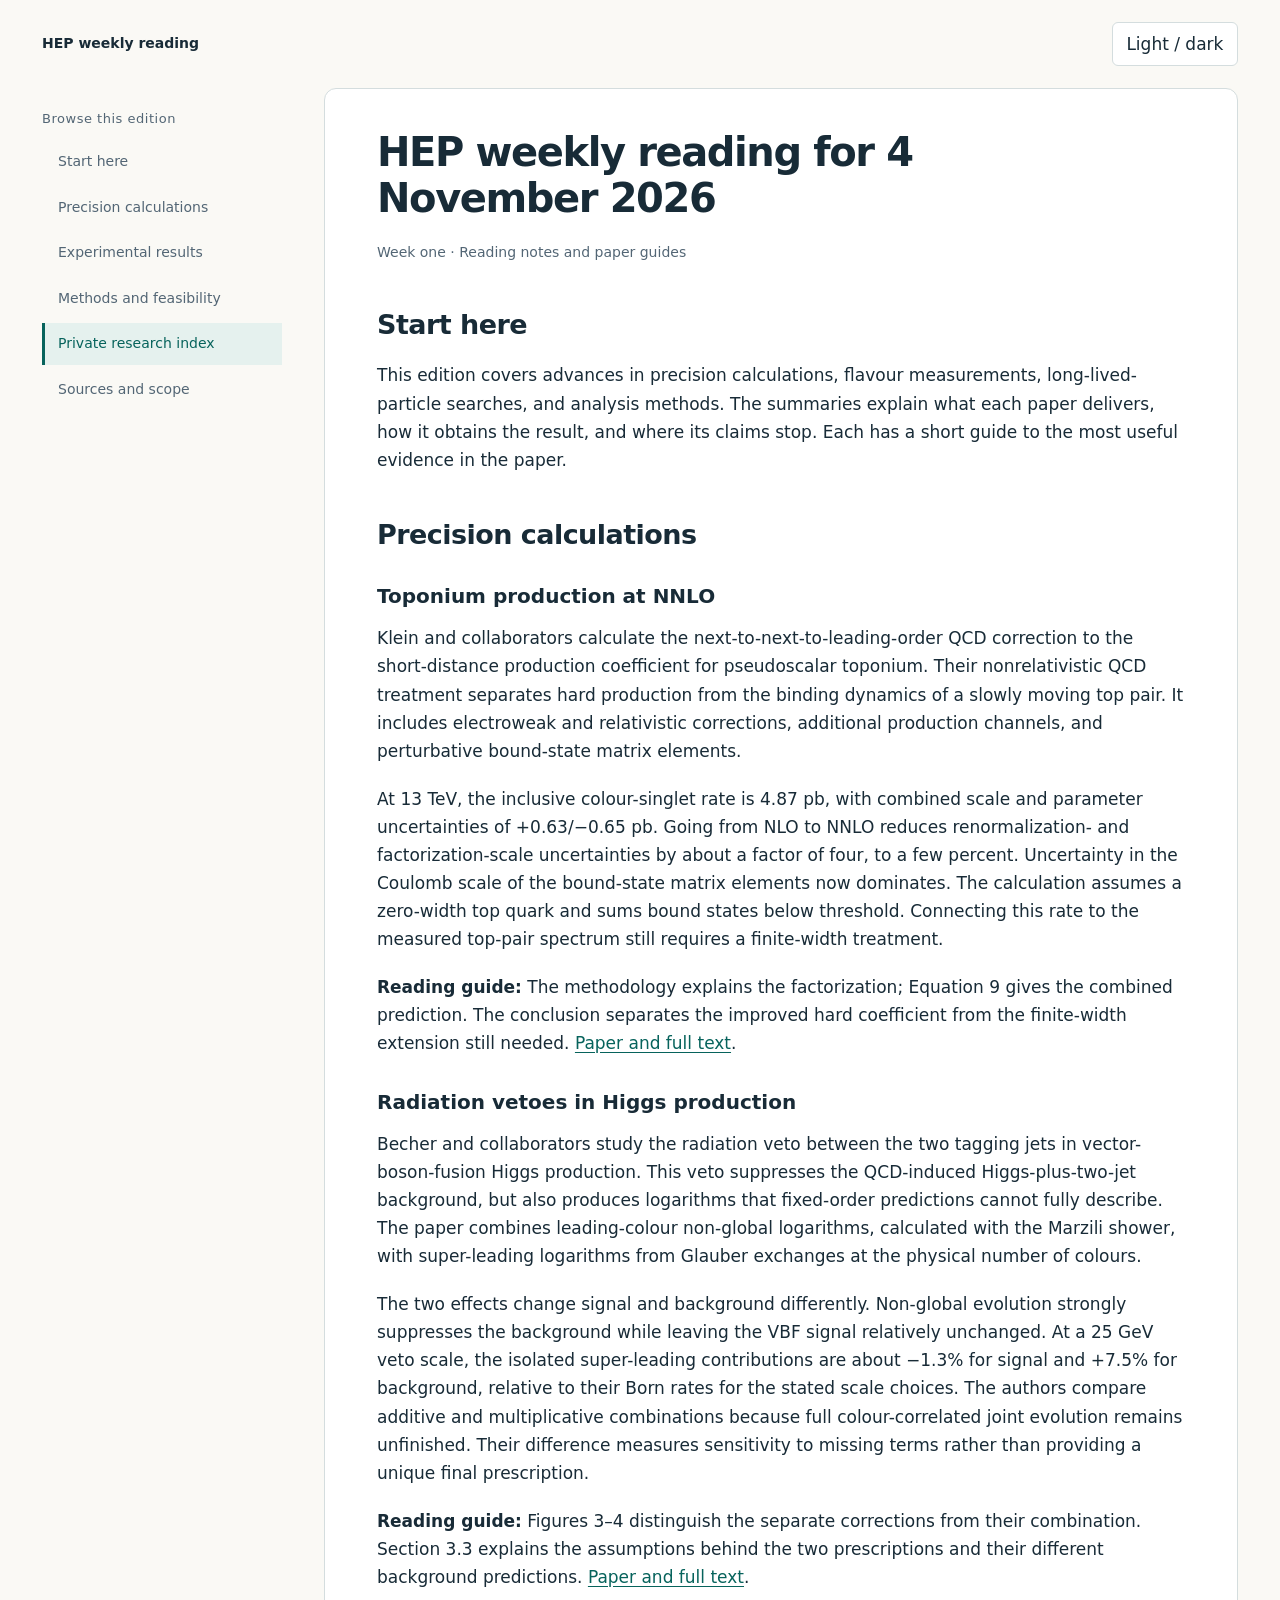
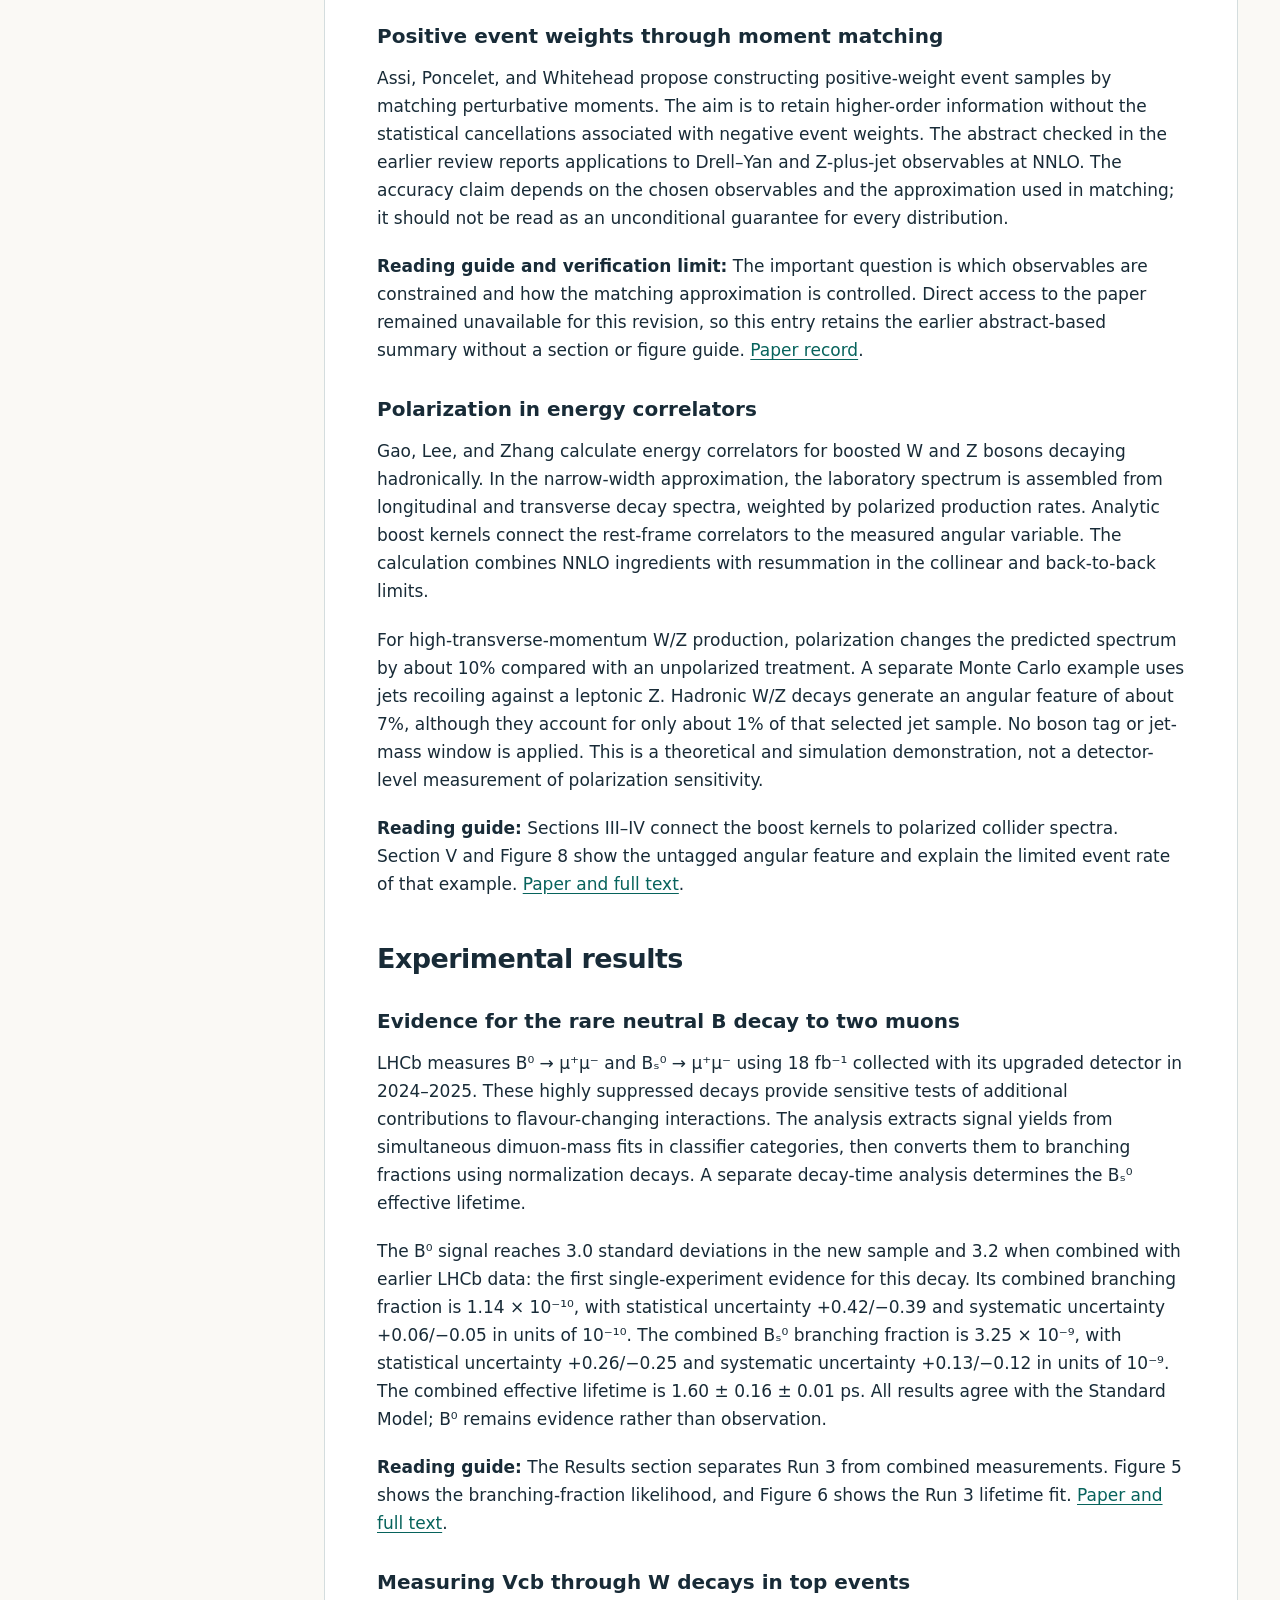
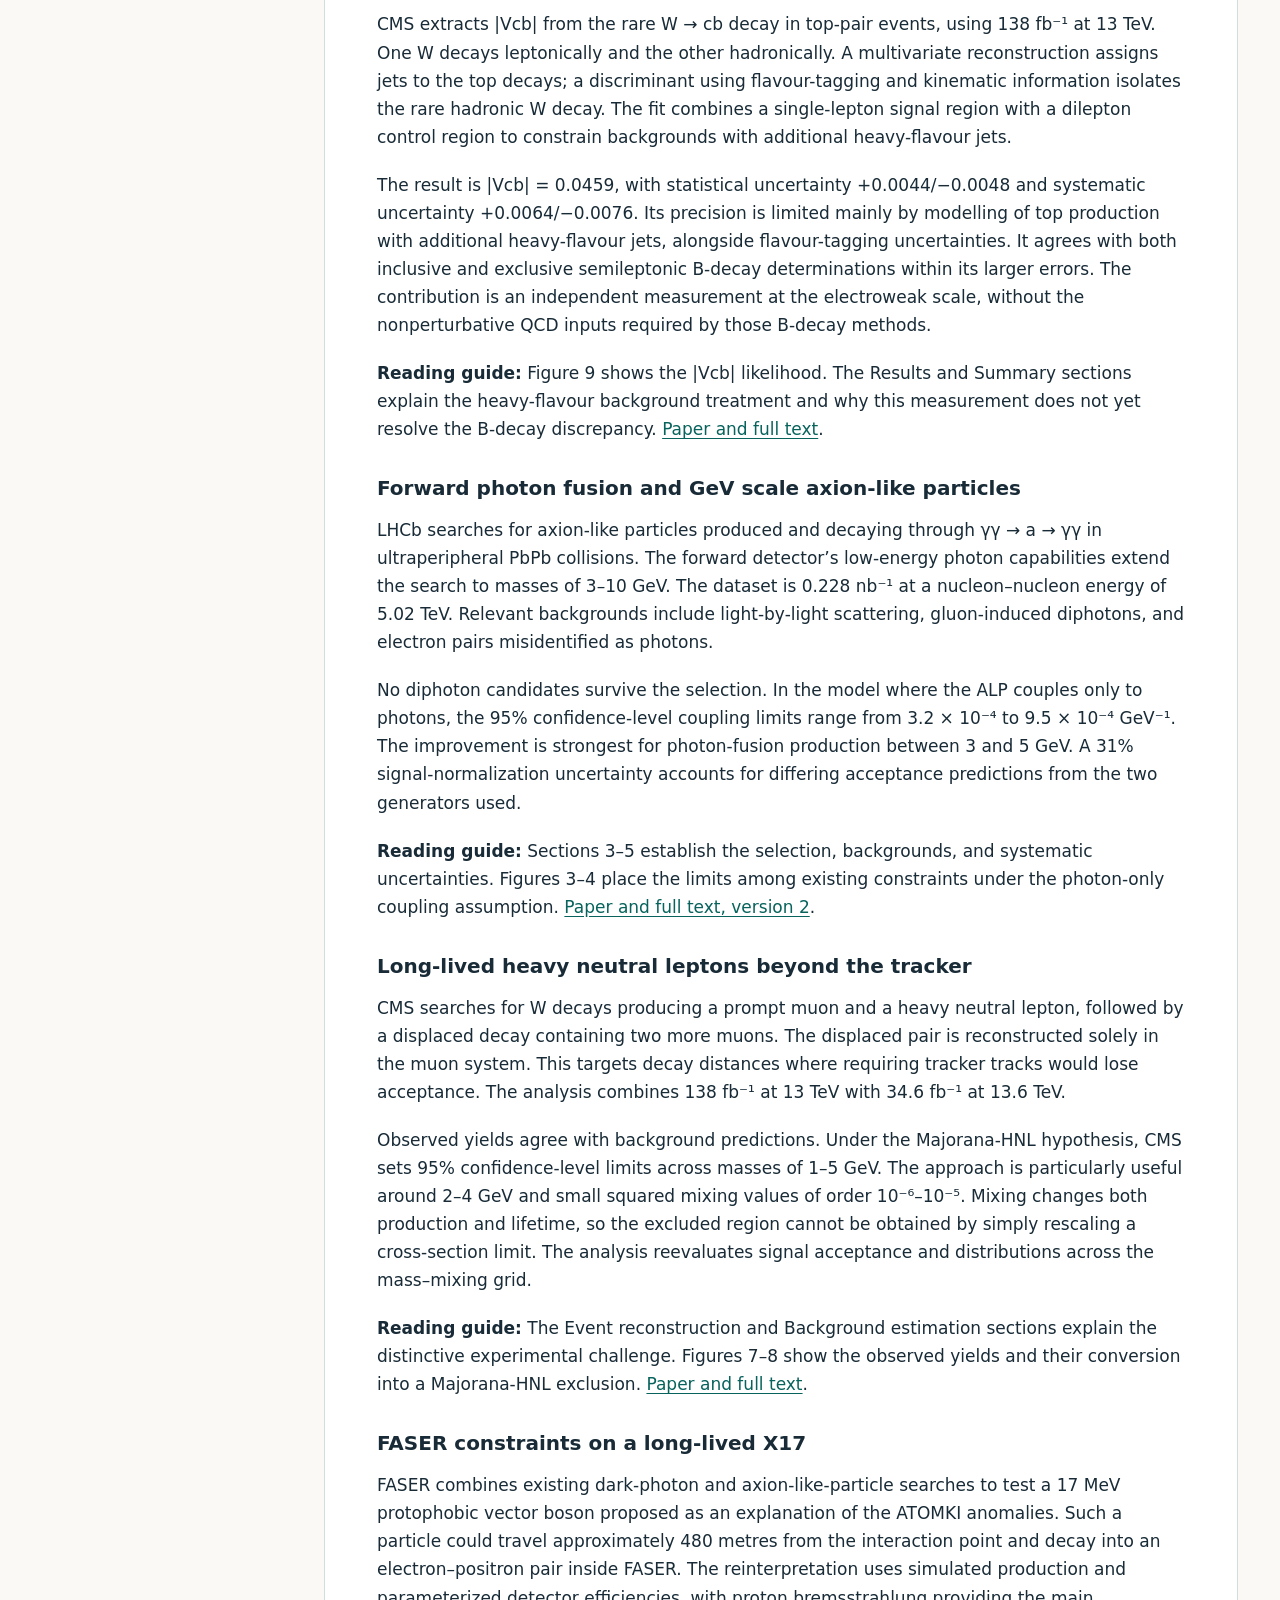
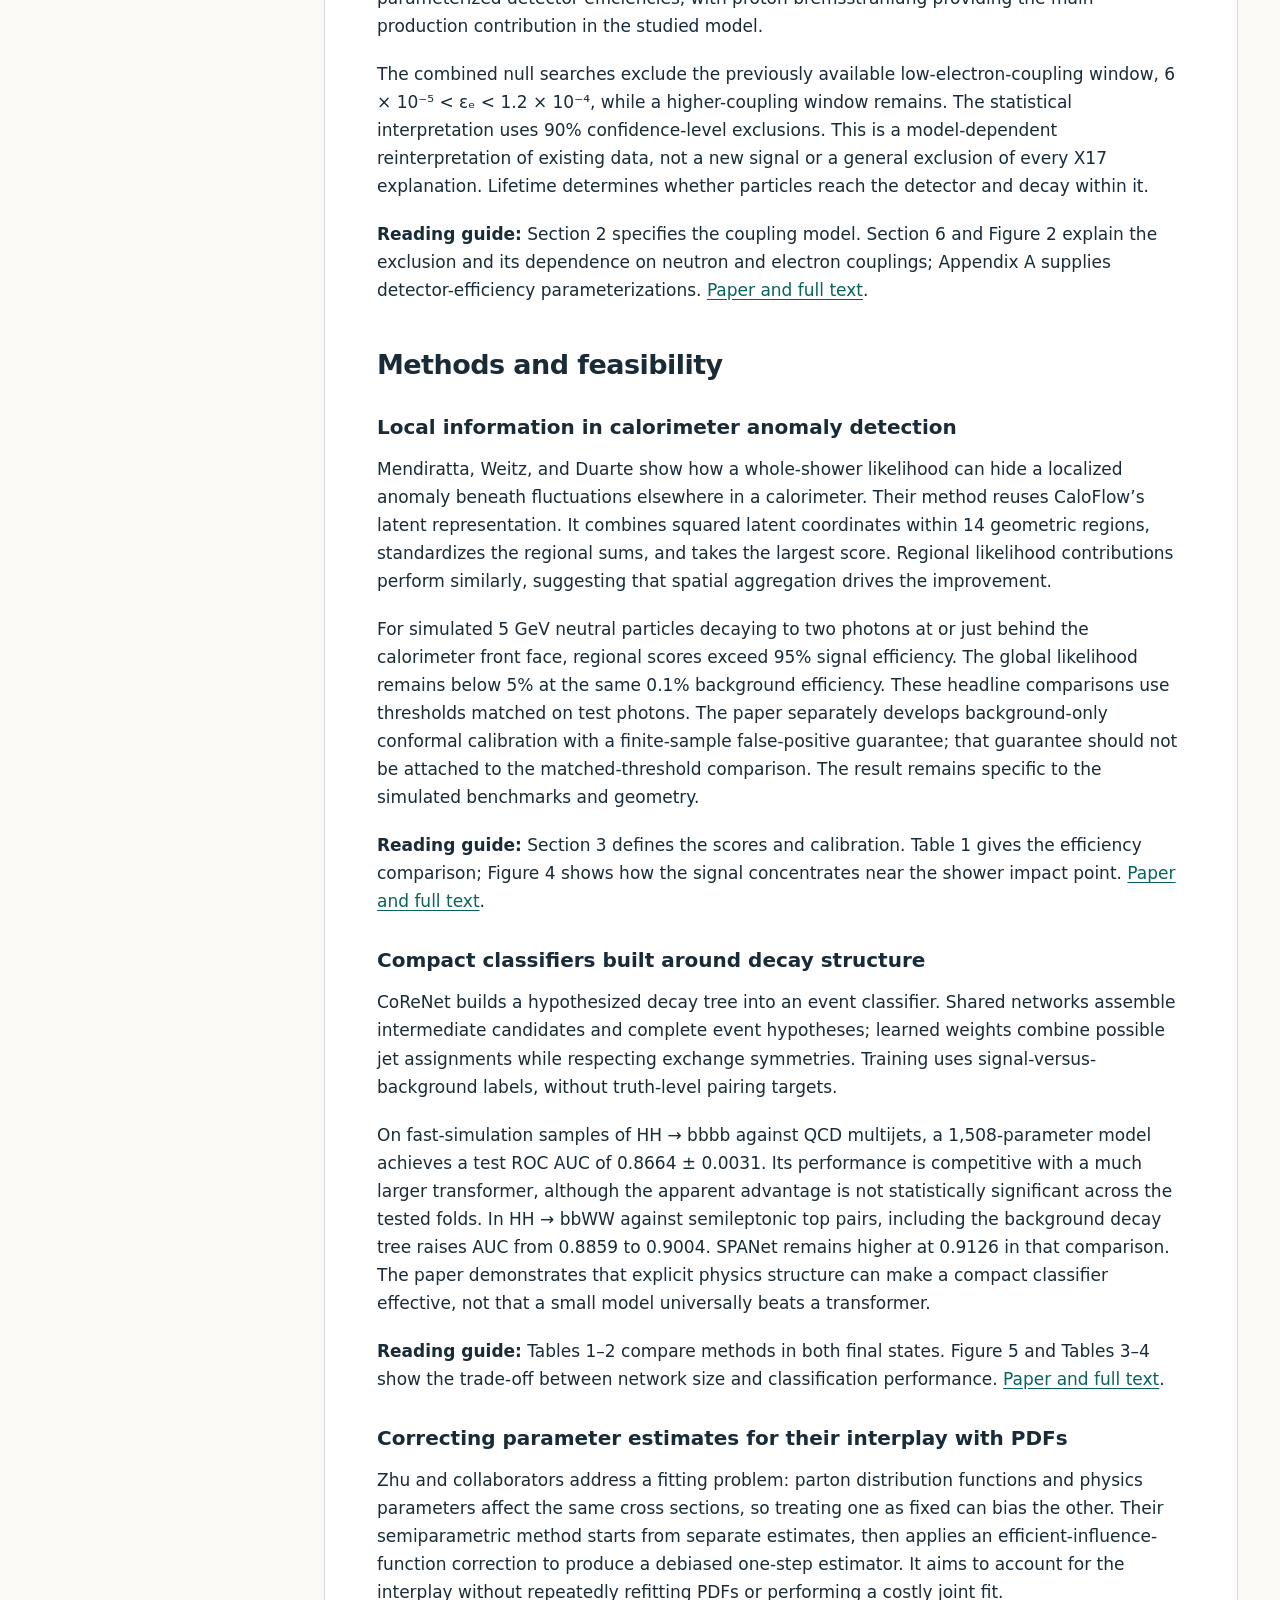
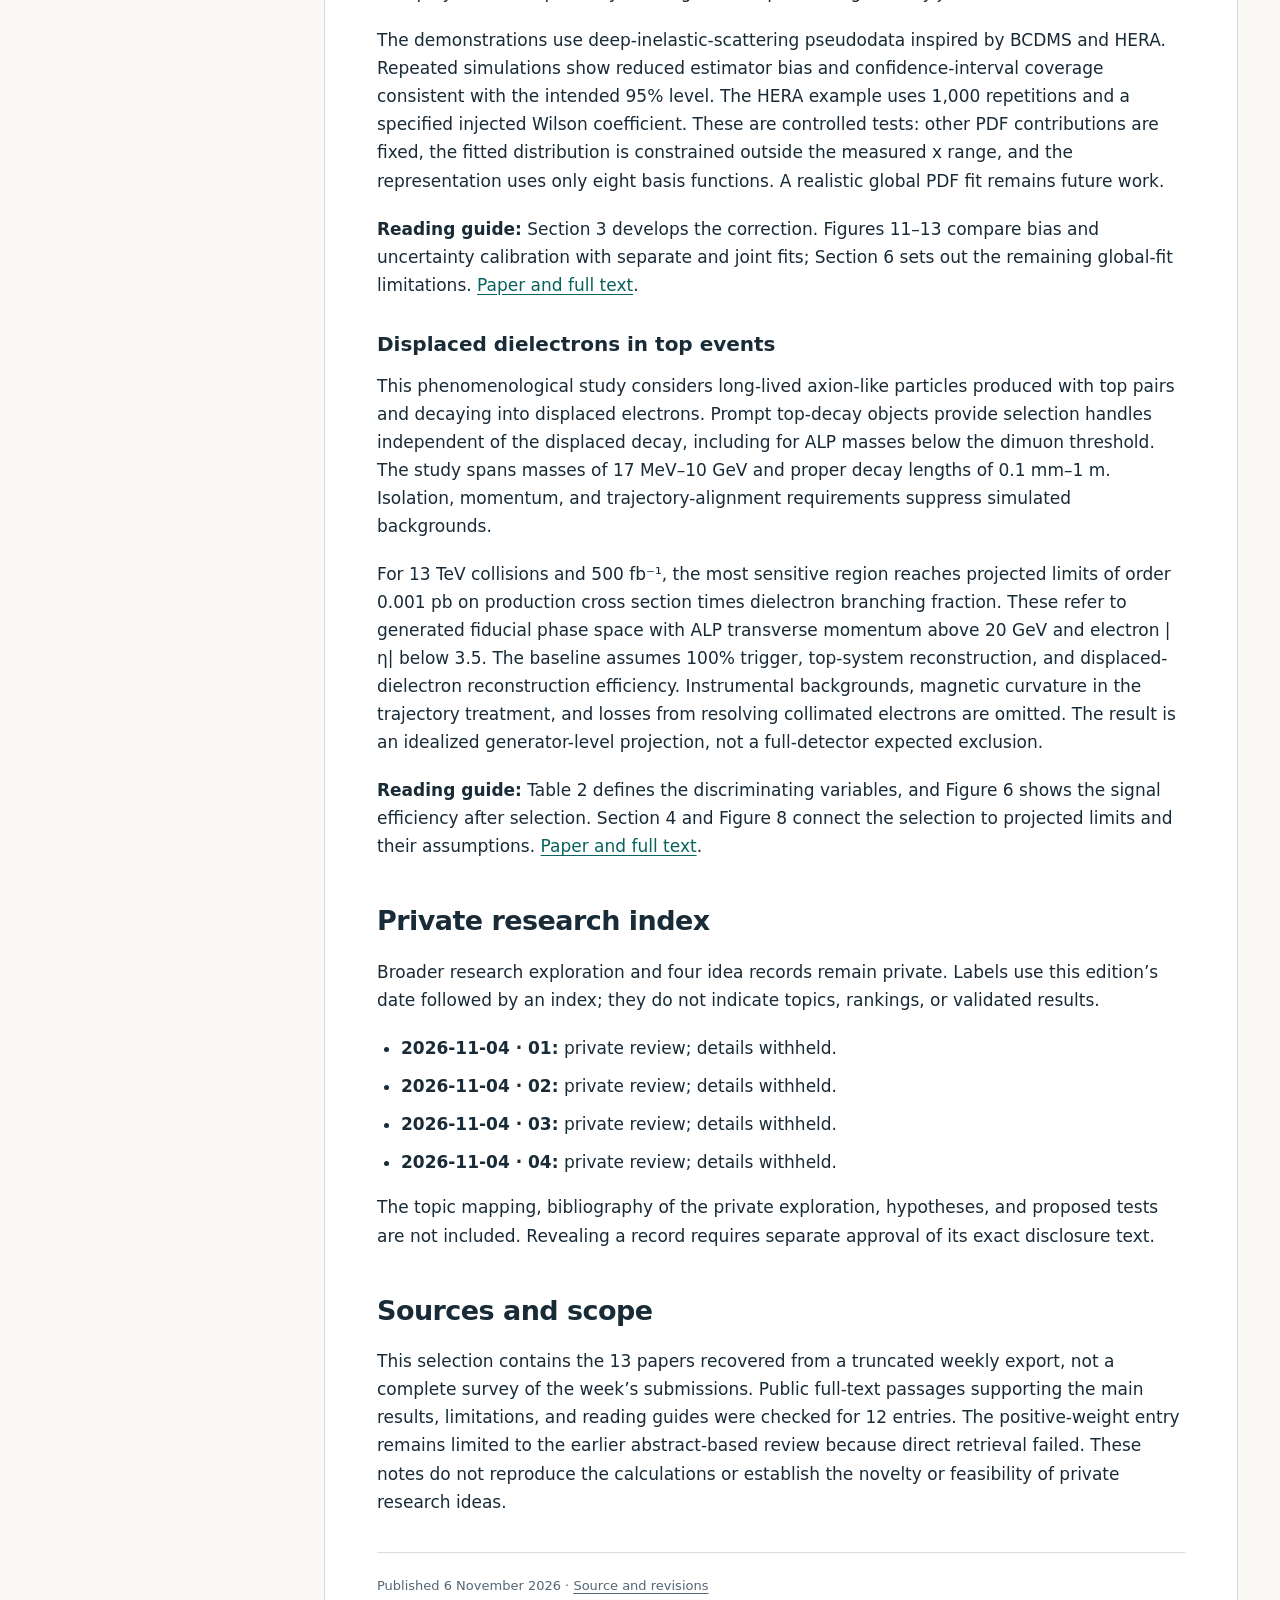
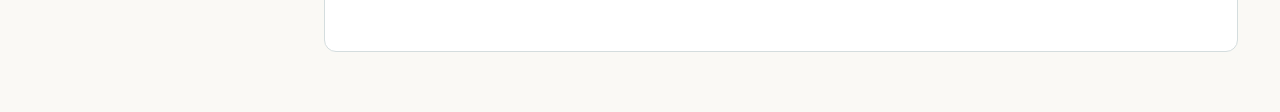
<file: docs/index.html>
<!doctype html>
<html lang="en"><head><meta charset="utf-8">
<meta name="viewport" content="width=device-width, initial-scale=1">
<meta name="description" content="Thirteen papers on precision calculations, experimental results, and analysis methods.">
<meta name="generator" content="Quarto">
<title>HEP weekly reading for 4 November 2026</title>
<script>try{document.documentElement.dataset.theme=localStorage.getItem('hep-blog-theme')||'light'}catch(e){}</script>
<style type="text/css">
:root{color-scheme:light;--bg:#faf9f5;--paper:#fff;--ink:#182b37;--muted:#536675;--line:#d4ddde;--accent:#07635c;--soft:#e5f1ee}
:root[data-theme="dark"]{color-scheme:dark;--bg:#111b24;--paper:#18252e;--ink:#eaf0ed;--muted:#b0c1ca;--line:#3e515c;--accent:#8bdbcc;--soft:#193c39}
*{box-sizing:border-box}html{scroll-behavior:smooth;scroll-padding-top:28px}body{margin:0;background:var(--bg);color:var(--ink);font:17px/1.65 ui-sans-serif,system-ui,-apple-system,BlinkMacSystemFont,"Segoe UI",sans-serif}a{color:var(--accent);text-underline-offset:3px}a:hover{text-decoration-thickness:2px}button{font:inherit;color:var(--ink);border:1px solid var(--line);background:var(--paper);padding:.4em .8em;border-radius:6px;cursor:pointer}button:focus-visible,a:focus-visible,summary:focus-visible{outline:3px solid var(--accent);outline-offset:4px}.top{max-width:1260px;margin:auto;padding:22px 32px;display:flex;gap:16px;justify-content:space-between;align-items:center}.draft{font-size:13px;letter-spacing:.05em;text-transform:uppercase;color:var(--muted)}.shell{max-width:1260px;margin:auto;display:grid;grid-template-columns:240px minmax(0,1fr);gap:42px;padding:0 32px 60px}.side{position:sticky;top:24px;align-self:start;padding-top:20px}.side p{color:var(--muted);font-size:13px;letter-spacing:.06em;text-transform:uppercase}.side a{display:block;font-size:14px;padding:11px 13px;margin-bottom:4px;color:var(--muted);text-decoration:none;border-left:3px solid transparent}.side a.active{color:var(--accent);border-color:var(--accent);background:var(--soft)}main{background:var(--paper);padding:40px 52px 55px;border:1px solid var(--line);border-radius:12px;min-width:0}h1{font-size:40px;line-height:1.15;letter-spacing:-.035em;margin:0 0 38px;max-width:660px}h2{font-size:27px;line-height:1.25;margin:44px 0 20px;letter-spacing:-.02em}h3{font-size:20px;line-height:1.35;margin:32px 0 14px}p{margin:0 0 20px}li{margin-bottom:10px}ul,ol{padding-left:24px}strong{font-weight:650}.mobile{display:none}.foot{font-size:13px;color:var(--muted);margin-top:36px}.flow{background:var(--soft);border-radius:8px;margin:25px 0;padding:16px;width:100%;height:auto}.flow text{font-family:ui-sans-serif,system-ui,sans-serif;fill:var(--ink);font-size:17px}.flow rect{fill:var(--paper);stroke:var(--accent)}.flow path{stroke:var(--accent)}@media(max-width:959px){.shell{display:block;padding:0 20px 35px}.side{display:none}.top{padding:16px 20px}.mobile{display:block;margin-bottom:16px}.mobile summary{cursor:pointer;padding:10px 0;color:var(--accent)}.mobile a{display:block;padding:7px 0}main{padding:28px 30px}h1{font-size:34px}}@media(max-width:520px){body{font-size:16px;line-height:1.6}.top{padding:14px 16px}.draft{max-width:200px;font-size:11px}.shell{padding:0 12px 28px}main{padding:26px 22px;border-radius:9px}h1{font-size:31px;margin-bottom:28px}h2{font-size:24px;margin-top:36px}h3{font-size:19px}.flow{padding:5px}}
@media print{body{background:white;color:black;font-size:11pt}.side,.mobile,button{display:none}.top{display:block;padding:0 0 12pt;max-width:none}.draft,.foot{display:block;color:black;background:white}.top .draft{font-size:10pt;max-width:none}.shell{display:block;padding:0;max-width:none}main{padding:0;border:0;background:white;border-radius:0}h1{font-size:26pt}h2{font-size:18pt;break-after:avoid}h3{font-size:14pt;break-after:avoid}p,li{orphans:3;widows:3}a{color:black}.flow{break-inside:avoid;background:white}.flow-fallback{display:block;color:black}.flow-diagram{display:none}}
.flow{margin:24px 0;padding:16px;overflow-wrap:anywhere}.flow-fallback{margin:0 0 12px;font-size:15px}.flow-diagram{display:flex;justify-content:center;min-height:0}.flow-diagram svg{max-width:100%;height:auto}.flow-caption{font-size:13px;color:var(--muted);margin:8px 0 0}.flow-diagram .nodeLabel{font-size:18px!important}@media(max-width:520px){.flow{padding:12px}.flow-fallback{font-size:15px}.flow-diagram svg{min-width:220px;width:260px;max-width:100%}}@media print{.flow{padding:0}.flow-diagram{display:none}.flow-fallback{font-size:10pt;margin:0}.flow-caption{display:none}}
.brand{color:var(--ink);font-weight:650;font-size:14px;text-decoration:none}.side ul{list-style:none;padding:0;margin:0}.side li{margin:0}.side summary{cursor:pointer;color:var(--muted);font-size:13px;letter-spacing:.04em;margin:0 0 12px}.side a{line-height:1.4}h2,h3{scroll-margin-top:25px}.side details{border:0}.side details summary{list-style:none}.side details summary::-webkit-details-marker{display:none}.foot{border-top:1px solid var(--line);padding-top:22px}.foot a{color:inherit}.edition{color:var(--muted);font-size:14px;margin:-18px 0 28px}@media(min-width:960px){.side details>summary{pointer-events:none}.side details>summary::after{content:none}}@media(max-width:959px){.side{display:block;position:static;padding:0 0 16px}.side summary{padding:12px;margin:0;border:1px solid var(--line);border-radius:7px;color:var(--accent);font-size:14px}.side summary::after{content:" +"}.side details[open]>summary::after{content:" −"}.side ul{padding-top:8px}.side a{padding:9px 12px}.shell{display:block}.top{gap:12px}h1{margin-bottom:32px}}@media print{.side{display:none!important}.edition{color:black}.brand{color:black}.foot{color:black;border-color:black}}
</style>

</head>
<body>
<header class="top"><a class="brand" href="./">HEP weekly reading</a><button id="theme" type="button" aria-label="Switch between light and dark theme">Light / dark</button></header>
<div class="shell">
<aside class="side" aria-label="In this edition"><details id="edition-menu" open><summary>Browse this edition</summary><nav><ul>
<li><a href="#start-here" id="toc-start-here">Start here</a></li>
<li><a href="#precision-calculations" id="toc-precision-calculations">Precision calculations</a></li>
<li><a href="#experimental-results" id="toc-experimental-results">Experimental results</a></li>
<li><a href="#methods-and-feasibility" id="toc-methods-and-feasibility">Methods and feasibility</a></li>
<li><a href="#private-research-index" id="toc-private-research-index">Private research index</a></li>
<li><a href="#sources-and-scope" id="toc-sources-and-scope">Sources and scope</a></li>
</ul></nav></details></aside>
<main id="main-content"><h1>HEP weekly reading for 4 November 2026</h1><p class="edition">Week one · Reading notes and paper guides</p>
<h2 id="start-here">Start here</h2>
<p>This edition covers advances in precision calculations, flavour measurements, long-lived-particle searches, and analysis methods. The summaries explain what each paper delivers, how it obtains the result, and where its claims stop. Each has a short guide to the most useful evidence in the paper.</p>
<h2 id="precision-calculations">Precision calculations</h2>
<h3 id="toponium-production-at-nnlo">Toponium production at NNLO</h3>
<p>Klein and collaborators calculate the next-to-next-to-leading-order QCD correction to the short-distance production coefficient for pseudoscalar toponium. Their nonrelativistic QCD treatment separates hard production from the binding dynamics of a slowly moving top pair. It includes electroweak and relativistic corrections, additional production channels, and perturbative bound-state matrix elements.</p>
<p>At 13 TeV, the inclusive colour-singlet rate is 4.87 pb, with combined scale and parameter uncertainties of +0.63/−0.65 pb. Going from NLO to NNLO reduces renormalization- and factorization-scale uncertainties by about a factor of four, to a few percent. Uncertainty in the Coulomb scale of the bound-state matrix elements now dominates. The calculation assumes a zero-width top quark and sums bound states below threshold. Connecting this rate to the measured top-pair spectrum still requires a finite-width treatment.</p>
<p><strong>Reading guide:</strong> The methodology explains the factorization; Equation 9 gives the combined prediction. The conclusion separates the improved hard coefficient from the finite-width extension still needed. <a href="https://arxiv.org/html/2611.03782v1">Paper and full text</a>.</p>
<h3 id="radiation-vetoes-in-higgs-production">Radiation vetoes in Higgs production</h3>
<p>Becher and collaborators study the radiation veto between the two tagging jets in vector-boson-fusion Higgs production. This veto suppresses the QCD-induced Higgs-plus-two-jet background, but also produces logarithms that fixed-order predictions cannot fully describe. The paper combines leading-colour non-global logarithms, calculated with the Marzili shower, with super-leading logarithms from Glauber exchanges at the physical number of colours.</p>
<p>The two effects change signal and background differently. Non-global evolution strongly suppresses the background while leaving the VBF signal relatively unchanged. At a 25 GeV veto scale, the isolated super-leading contributions are about −1.3% for signal and +7.5% for background, relative to their Born rates for the stated scale choices. The authors compare additive and multiplicative combinations because full colour-correlated joint evolution remains unfinished. Their difference measures sensitivity to missing terms rather than providing a unique final prescription.</p>
<p><strong>Reading guide:</strong> Figures 3–4 distinguish the separate corrections from their combination. Section 3.3 explains the assumptions behind the two prescriptions and their different background predictions. <a href="https://arxiv.org/html/2611.03407v1">Paper and full text</a>.</p>
<h3 id="positive-event-weights-through-moment-matching">Positive event weights through moment matching</h3>
<p>Assi, Poncelet, and Whitehead propose constructing positive-weight event samples by matching perturbative moments. The aim is to retain higher-order information without the statistical cancellations associated with negative event weights. The abstract checked in the earlier review reports applications to Drell–Yan and Z-plus-jet observables at NNLO. The accuracy claim depends on the chosen observables and the approximation used in matching; it should not be read as an unconditional guarantee for every distribution.</p>
<p><strong>Reading guide and verification limit:</strong> The important question is which observables are constrained and how the matching approximation is controlled. Direct access to the paper remained unavailable for this revision, so this entry retains the earlier abstract-based summary without a section or figure guide. <a href="https://arxiv.org/abs/2610.38712">Paper record</a>.</p>
<h3 id="polarization-in-energy-correlators">Polarization in energy correlators</h3>
<p>Gao, Lee, and Zhang calculate energy correlators for boosted W and Z bosons decaying hadronically. In the narrow-width approximation, the laboratory spectrum is assembled from longitudinal and transverse decay spectra, weighted by polarized production rates. Analytic boost kernels connect the rest-frame correlators to the measured angular variable. The calculation combines NNLO ingredients with resummation in the collinear and back-to-back limits.</p>
<p>For high-transverse-momentum W/Z production, polarization changes the predicted spectrum by about 10% compared with an unpolarized treatment. A separate Monte Carlo example uses jets recoiling against a leptonic Z. Hadronic W/Z decays generate an angular feature of about 7%, although they account for only about 1% of that selected jet sample. No boson tag or jet-mass window is applied. This is a theoretical and simulation demonstration, not a detector-level measurement of polarization sensitivity.</p>
<p><strong>Reading guide:</strong> Sections III–IV connect the boost kernels to polarized collider spectra. Section V and Figure 8 show the untagged angular feature and explain the limited event rate of that example. <a href="https://arxiv.org/html/2610.38688v1">Paper and full text</a>.</p>
<h2 id="experimental-results">Experimental results</h2>
<h3 id="evidence-for-the-rare-neutral-b-decay-to-two-muons">Evidence for the rare neutral B decay to two muons</h3>
<p>LHCb measures B⁰ → μ⁺μ⁻ and Bₛ⁰ → μ⁺μ⁻ using 18 fb⁻¹ collected with its upgraded detector in 2024–2025. These highly suppressed decays provide sensitive tests of additional contributions to flavour-changing interactions. The analysis extracts signal yields from simultaneous dimuon-mass fits in classifier categories, then converts them to branching fractions using normalization decays. A separate decay-time analysis determines the Bₛ⁰ effective lifetime.</p>
<p>The B⁰ signal reaches 3.0 standard deviations in the new sample and 3.2 when combined with earlier LHCb data: the first single-experiment evidence for this decay. Its combined branching fraction is 1.14 × 10⁻¹⁰, with statistical uncertainty +0.42/−0.39 and systematic uncertainty +0.06/−0.05 in units of 10⁻¹⁰. The combined Bₛ⁰ branching fraction is 3.25 × 10⁻⁹, with statistical uncertainty +0.26/−0.25 and systematic uncertainty +0.13/−0.12 in units of 10⁻⁹. The combined effective lifetime is 1.60 ± 0.16 ± 0.01 ps. All results agree with the Standard Model; B⁰ remains evidence rather than observation.</p>
<p><strong>Reading guide:</strong> The Results section separates Run 3 from combined measurements. Figure 5 shows the branching-fraction likelihood, and Figure 6 shows the Run 3 lifetime fit. <a href="https://arxiv.org/html/2611.00230v1">Paper and full text</a>.</p>
<h3 id="measuring-vcb-through-w-decays-in-top-events">Measuring Vcb through W decays in top events</h3>
<p>CMS extracts |Vcb| from the rare W → cb decay in top-pair events, using 138 fb⁻¹ at 13 TeV. One W decays leptonically and the other hadronically. A multivariate reconstruction assigns jets to the top decays; a discriminant using flavour-tagging and kinematic information isolates the rare hadronic W decay. The fit combines a single-lepton signal region with a dilepton control region to constrain backgrounds with additional heavy-flavour jets.</p>
<p>The result is |Vcb| = 0.0459, with statistical uncertainty +0.0044/−0.0048 and systematic uncertainty +0.0064/−0.0076. Its precision is limited mainly by modelling of top production with additional heavy-flavour jets, alongside flavour-tagging uncertainties. It agrees with both inclusive and exclusive semileptonic B-decay determinations within its larger errors. The contribution is an independent measurement at the electroweak scale, without the nonperturbative QCD inputs required by those B-decay methods.</p>
<p><strong>Reading guide:</strong> Figure 9 shows the |Vcb| likelihood. The Results and Summary sections explain the heavy-flavour background treatment and why this measurement does not yet resolve the B-decay discrepancy. <a href="https://arxiv.org/html/2611.01274v1">Paper and full text</a>.</p>
<h3 id="forward-photon-fusion-and-gev-scale-axion-like-particles">Forward photon fusion and GeV scale axion-like particles</h3>
<p>LHCb searches for axion-like particles produced and decaying through γγ → a → γγ in ultraperipheral PbPb collisions. The forward detector’s low-energy photon capabilities extend the search to masses of 3–10 GeV. The dataset is 0.228 nb⁻¹ at a nucleon–nucleon energy of 5.02 TeV. Relevant backgrounds include light-by-light scattering, gluon-induced diphotons, and electron pairs misidentified as photons.</p>
<p>No diphoton candidates survive the selection. In the model where the ALP couples only to photons, the 95% confidence-level coupling limits range from 3.2 × 10⁻⁴ to 9.5 × 10⁻⁴ GeV⁻¹. The improvement is strongest for photon-fusion production between 3 and 5 GeV. A 31% signal-normalization uncertainty accounts for differing acceptance predictions from the two generators used.</p>
<p><strong>Reading guide:</strong> Sections 3–5 establish the selection, backgrounds, and systematic uncertainties. Figures 3–4 place the limits among existing constraints under the photon-only coupling assumption. <a href="https://arxiv.org/html/2611.00135v2">Paper and full text, version 2</a>.</p>
<h3 id="long-lived-heavy-neutral-leptons-beyond-the-tracker">Long-lived heavy neutral leptons beyond the tracker</h3>
<p>CMS searches for W decays producing a prompt muon and a heavy neutral lepton, followed by a displaced decay containing two more muons. The displaced pair is reconstructed solely in the muon system. This targets decay distances where requiring tracker tracks would lose acceptance. The analysis combines 138 fb⁻¹ at 13 TeV with 34.6 fb⁻¹ at 13.6 TeV.</p>
<p>Observed yields agree with background predictions. Under the Majorana-HNL hypothesis, CMS sets 95% confidence-level limits across masses of 1–5 GeV. The approach is particularly useful around 2–4 GeV and small squared mixing values of order 10⁻⁶–10⁻⁵. Mixing changes both production and lifetime, so the excluded region cannot be obtained by simply rescaling a cross-section limit. The analysis reevaluates signal acceptance and distributions across the mass–mixing grid.</p>
<p><strong>Reading guide:</strong> The Event reconstruction and Background estimation sections explain the distinctive experimental challenge. Figures 7–8 show the observed yields and their conversion into a Majorana-HNL exclusion. <a href="https://arxiv.org/html/2610.40911v1">Paper and full text</a>.</p>
<h3 id="faser-constraints-on-a-long-lived-x17">FASER constraints on a long-lived X17</h3>
<p>FASER combines existing dark-photon and axion-like-particle searches to test a 17 MeV protophobic vector boson proposed as an explanation of the ATOMKI anomalies. Such a particle could travel approximately 480 metres from the interaction point and decay into an electron–positron pair inside FASER. The reinterpretation uses simulated production and parameterized detector efficiencies, with proton bremsstrahlung providing the main production contribution in the studied model.</p>
<p>The combined null searches exclude the previously available low-electron-coupling window, 6 × 10⁻⁵ &lt; εₑ &lt; 1.2 × 10⁻⁴, while a higher-coupling window remains. The statistical interpretation uses 90% confidence-level exclusions. This is a model-dependent reinterpretation of existing data, not a new signal or a general exclusion of every X17 explanation. Lifetime determines whether particles reach the detector and decay within it.</p>
<p><strong>Reading guide:</strong> Section 2 specifies the coupling model. Section 6 and Figure 2 explain the exclusion and its dependence on neutron and electron couplings; Appendix A supplies detector-efficiency parameterizations. <a href="https://arxiv.org/html/2611.03904v1">Paper and full text</a>.</p>
<h2 id="methods-and-feasibility">Methods and feasibility</h2>
<h3 id="local-information-in-calorimeter-anomaly-detection">Local information in calorimeter anomaly detection</h3>
<p>Mendiratta, Weitz, and Duarte show how a whole-shower likelihood can hide a localized anomaly beneath fluctuations elsewhere in a calorimeter. Their method reuses CaloFlow’s latent representation. It combines squared latent coordinates within 14 geometric regions, standardizes the regional sums, and takes the largest score. Regional likelihood contributions perform similarly, suggesting that spatial aggregation drives the improvement.</p>
<p>For simulated 5 GeV neutral particles decaying to two photons at or just behind the calorimeter front face, regional scores exceed 95% signal efficiency. The global likelihood remains below 5% at the same 0.1% background efficiency. These headline comparisons use thresholds matched on test photons. The paper separately develops background-only conformal calibration with a finite-sample false-positive guarantee; that guarantee should not be attached to the matched-threshold comparison. The result remains specific to the simulated benchmarks and geometry.</p>
<p><strong>Reading guide:</strong> Section 3 defines the scores and calibration. Table 1 gives the efficiency comparison; Figure 4 shows how the signal concentrates near the shower impact point. <a href="https://arxiv.org/html/2611.00234v1">Paper and full text</a>.</p>
<h3 id="compact-classifiers-built-around-decay-structure">Compact classifiers built around decay structure</h3>
<p>CoReNet builds a hypothesized decay tree into an event classifier. Shared networks assemble intermediate candidates and complete event hypotheses; learned weights combine possible jet assignments while respecting exchange symmetries. Training uses signal-versus-background labels, without truth-level pairing targets.</p>
<p>On fast-simulation samples of HH → bbbb against QCD multijets, a 1,508-parameter model achieves a test ROC AUC of 0.8664 ± 0.0031. Its performance is competitive with a much larger transformer, although the apparent advantage is not statistically significant across the tested folds. In HH → bbWW against semileptonic top pairs, including the background decay tree raises AUC from 0.8859 to 0.9004. SPANet remains higher at 0.9126 in that comparison. The paper demonstrates that explicit physics structure can make a compact classifier effective, not that a small model universally beats a transformer.</p>
<p><strong>Reading guide:</strong> Tables 1–2 compare methods in both final states. Figure 5 and Tables 3–4 show the trade-off between network size and classification performance. <a href="https://arxiv.org/html/2610.40749v1">Paper and full text</a>.</p>
<h3 id="correcting-parameter-estimates-for-their-interplay-with-pdfs">Correcting parameter estimates for their interplay with PDFs</h3>
<p>Zhu and collaborators address a fitting problem: parton distribution functions and physics parameters affect the same cross sections, so treating one as fixed can bias the other. Their semiparametric method starts from separate estimates, then applies an efficient-influence-function correction to produce a debiased one-step estimator. It aims to account for the interplay without repeatedly refitting PDFs or performing a costly joint fit.</p>
<p>The demonstrations use deep-inelastic-scattering pseudodata inspired by BCDMS and HERA. Repeated simulations show reduced estimator bias and confidence-interval coverage consistent with the intended 95% level. The HERA example uses 1,000 repetitions and a specified injected Wilson coefficient. These are controlled tests: other PDF contributions are fixed, the fitted distribution is constrained outside the measured x range, and the representation uses only eight basis functions. A realistic global PDF fit remains future work.</p>
<p><strong>Reading guide:</strong> Section 3 develops the correction. Figures 11–13 compare bias and uncertainty calibration with separate and joint fits; Section 6 sets out the remaining global-fit limitations. <a href="https://arxiv.org/html/2611.04267v1">Paper and full text</a>.</p>
<h3 id="displaced-dielectrons-in-top-events">Displaced dielectrons in top events</h3>
<p>This phenomenological study considers long-lived axion-like particles produced with top pairs and decaying into displaced electrons. Prompt top-decay objects provide selection handles independent of the displaced decay, including for ALP masses below the dimuon threshold. The study spans masses of 17 MeV–10 GeV and proper decay lengths of 0.1 mm–1 m. Isolation, momentum, and trajectory-alignment requirements suppress simulated backgrounds.</p>
<p>For 13 TeV collisions and 500 fb⁻¹, the most sensitive region reaches projected limits of order 0.001 pb on production cross section times dielectron branching fraction. These refer to generated fiducial phase space with ALP transverse momentum above 20 GeV and electron |η| below 3.5. The baseline assumes 100% trigger, top-system reconstruction, and displaced-dielectron reconstruction efficiency. Instrumental backgrounds, magnetic curvature in the trajectory treatment, and losses from resolving collimated electrons are omitted. The result is an idealized generator-level projection, not a full-detector expected exclusion.</p>
<p><strong>Reading guide:</strong> Table 2 defines the discriminating variables, and Figure 6 shows the signal efficiency after selection. Section 4 and Figure 8 connect the selection to projected limits and their assumptions. <a href="https://arxiv.org/html/2610.38932v1">Paper and full text</a>.</p>
<h2 id="private-research-index">Private research index</h2>
<p>Broader research exploration and four idea records remain private. Labels use this edition’s date followed by an index; they do not indicate topics, rankings, or validated results.</p>
<ul>
<li><strong>2026-11-04 · 01:</strong> private review; details withheld.</li>
<li><strong>2026-11-04 · 02:</strong> private review; details withheld.</li>
<li><strong>2026-11-04 · 03:</strong> private review; details withheld.</li>
<li><strong>2026-11-04 · 04:</strong> private review; details withheld.</li>
</ul>
<p>The topic mapping, bibliography of the private exploration, hypotheses, and proposed tests are not included. Revealing a record requires separate approval of its exact disclosure text.</p>
<h2 id="sources-and-scope">Sources and scope</h2>
<p>This selection contains the 13 papers recovered from a truncated weekly export, not a complete survey of the week’s submissions. Public full-text passages supporting the main results, limitations, and reading guides were checked for 12 entries. The positive-weight entry remains limited to the earlier abstract-based review because direct retrieval failed. These notes do not reproduce the calculations or establish the novelty or feasibility of private research ideas.</p>
<footer class="foot">Published 6 November 2026 · <a href="https://github.com/De-Cristo/hep-research-blog">Source and revisions</a></footer>
</main>
</div>
<script>
const root=document.documentElement;
document.getElementById('theme').addEventListener('click',()=>{root.dataset.theme=root.dataset.theme==='dark'?'light':'dark';try{localStorage.setItem('hep-blog-theme',root.dataset.theme)}catch(e){}});
const menu=document.getElementById('edition-menu');
const narrow=window.matchMedia('(max-width:959px)');
function sizeMenu(){menu.open=!narrow.matches;}sizeMenu();narrow.addEventListener('change',sizeMenu);
const links=[...document.querySelectorAll('.side a')];
links.forEach(a=>a.addEventListener('click',()=>{if(narrow.matches)menu.open=false;}));
if('IntersectionObserver' in window){const observer=new IntersectionObserver(items=>{for(const item of items){if(item.isIntersecting){for(const a of links)a.classList.toggle('active',a.hash==='#'+item.target.id);}}},{rootMargin:'-5% 0px -70% 0px'});document.querySelectorAll('main h2').forEach(x=>observer.observe(x));}
</script>


</body></html>
</file>
